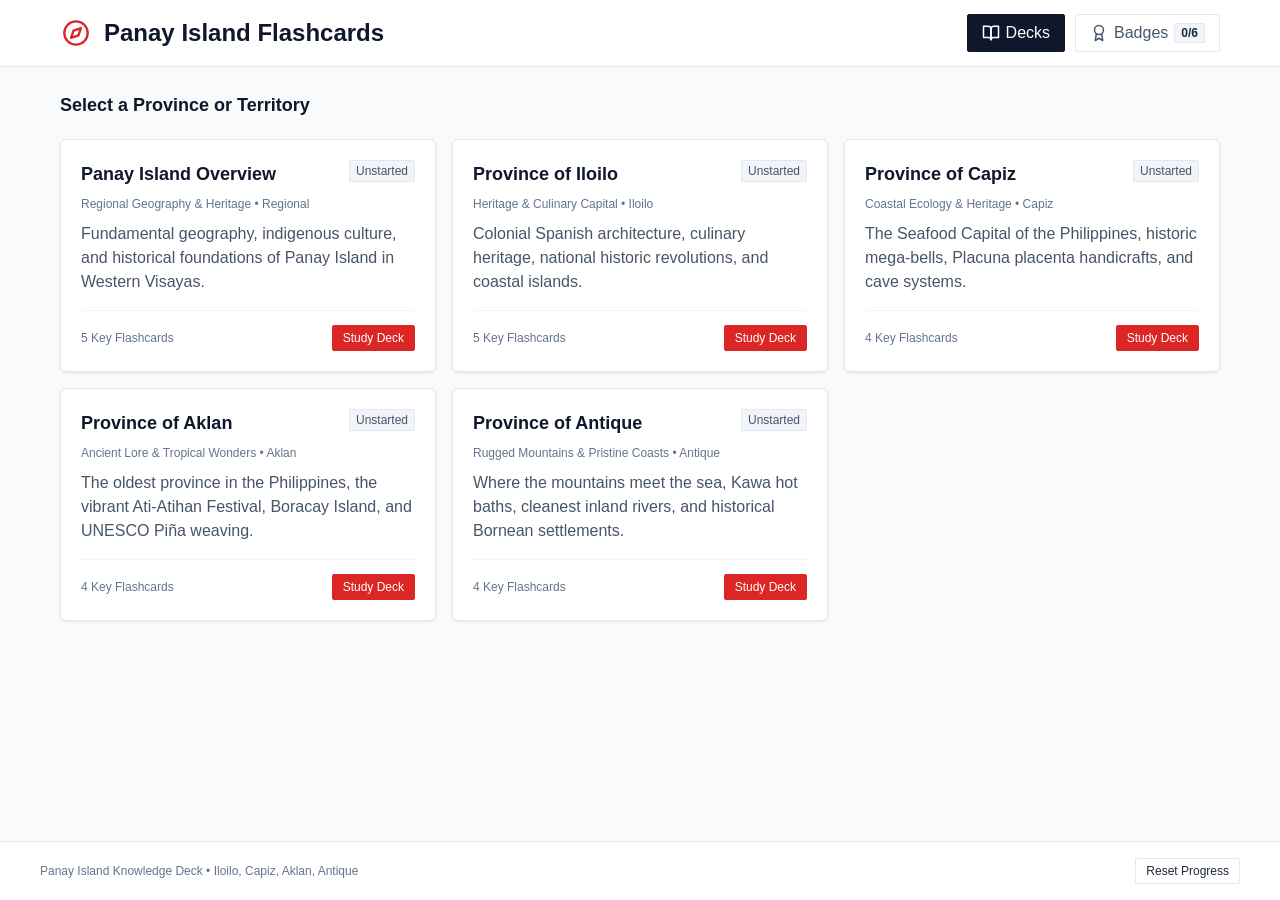
<file: index.html>
<!DOCTYPE html>
<html lang="en">
<head>
  <meta charset="UTF-8">
  <meta name="viewport" content="width=device-width, initial-scale=1.0">
  <title>Panay Island Flashcards</title>
  <link rel="stylesheet" href="styles.css">
</head>
<body>

  <!-- Site Header -->
  <header class="site-header">
    <div class="header-container">
      <div class="brand-section">
        <div class="brand-icon">
          <!-- Clean stroke compass SVG -->
          <svg width="28" height="28" viewBox="0 0 24 24" fill="none" stroke="currentColor" stroke-width="2" stroke-linecap="round" stroke-linejoin="round">
            <circle cx="12" cy="12" r="10"/>
            <polygon points="16.24 7.76 14.12 14.12 7.76 16.24 9.88 9.88 16.24 7.76"/>
          </svg>
        </div>
        <h1 class="main-title">Panay Island Flashcards</h1>
      </div>

      <nav class="header-actions" aria-label="Main Navigation">
        <button type="button" class="tab-button active" id="tab-topics">
          <!-- Book Open Icon -->
          <svg width="18" height="18" viewBox="0 0 24 24" fill="none" stroke="currentColor" stroke-width="2" stroke-linecap="round" stroke-linejoin="round">
            <path d="M2 3h6a4 4 0 0 1 4 4v14a3 3 0 0 0-3-3H2z"/>
            <path d="M22 3h-6a4 4 0 0 0-4 4v14a3 3 0 0 1 3-3h7z"/>
          </svg>
          <span>Decks</span>
        </button>
        <button type="button" class="tab-button" id="tab-badges">
          <!-- Award Icon -->
          <svg width="18" height="18" viewBox="0 0 24 24" fill="none" stroke="currentColor" stroke-width="2" stroke-linecap="round" stroke-linejoin="round">
            <circle cx="12" cy="8" r="6"/>
            <path d="M15.477 12.89 17 22l-5-3-5 3 1.523-9.11"/>
          </svg>
          <span>Badges</span>
          <span class="badge-count" id="header-badge-count">0/6</span>
        </button>
      </nav>
    </div>
  </header>

  <!-- Main View Area -->
  <main class="main-content">

    <!-- View 1: Topics & Deck Selection -->
    <section id="view-topics" class="view-section active">
      <div class="section-header-block">
        <h2 class="section-title">Select a Province or Territory</h2>
      </div>
      <div class="topics-grid" id="topics-grid">
        <!-- Rendered via JavaScript -->
      </div>
    </section>

    <!-- View 2: Flashcard Study Deck -->
    <section id="view-study" class="view-section">
      <div class="study-container">
        
        <!-- Top Deck Status Bar -->
        <div class="study-top-bar">
          <div class="breadcrumbs">
            <button type="button" class="btn btn-secondary btn-sm" id="study-back-btn">
              <svg width="14" height="14" viewBox="0 0 24 24" fill="none" stroke="currentColor" stroke-width="2" stroke-linecap="round" stroke-linejoin="round">
                <path d="m15 18-6-6 6-6"/>
              </svg>
              <span>Back to Decks</span>
            </button>
            <span>/</span>
            <span class="breadcrumb-active" id="study-topic-breadcrumb">Topic</span>
          </div>

          <div style="width: 140px;">
            <div class="progress-track" aria-label="Deck Completion Progress">
              <div class="progress-fill" id="study-progress-fill"></div>
            </div>
          </div>
        </div>

        <!-- 3D Interactive Flashcard Element -->
        <div class="flashcard-wrapper" id="flashcard-wrapper" role="button" tabindex="0" aria-label="Interactive flashcard. Click or press Space to flip.">
          <div class="flashcard-inner">
            
            <!-- Front Face: Question / Topic -->
            <div class="card-face card-front">
              <div class="card-meta-row">
                <span class="card-category-tag" id="card-category-front">Category</span>
                <span class="card-face-hint">
                  <svg width="14" height="14" viewBox="0 0 24 24" fill="none" stroke="currentColor" stroke-width="2" stroke-linecap="round" stroke-linejoin="round">
                    <path d="M21 12a9 9 0 0 0-9-9 9.75 9.75 0 0 0-6.74 2.74L3 8"/>
                    <path d="M3 3v5h5"/>
                    <path d="M3 12a9 9 0 0 0 9 9 9.75 9.75 0 0 0 6.74-2.74L21 16"/>
                    <path d="M16 21h5v-5"/>
                  </svg>
                  Click card to flip
                </span>
              </div>

              <div class="card-content-area">
                <h3 class="card-question" id="card-question-text">Card Question</h3>
              </div>

              <div class="card-footer-info">
                <span id="card-counter-footer-front">Card 1 of 5</span>
                <span>Keyboard: [Space] Flip &bull; [&larr; / &rarr;] Nav</span>
              </div>
            </div>

            <!-- Back Face: Answer & Historical Factoid -->
            <div class="card-face card-back">
              <div class="card-meta-row">
                <span class="card-category-tag" id="card-category-back">Category</span>
                <span class="card-face-hint">
                  <svg width="14" height="14" viewBox="0 0 24 24" fill="none" stroke="currentColor" stroke-width="2" stroke-linecap="round" stroke-linejoin="round">
                    <path d="M21 12a9 9 0 0 0-9-9 9.75 9.75 0 0 0-6.74 2.74L3 8"/>
                    <path d="M3 3v5h5"/>
                    <path d="M3 12a9 9 0 0 0 9 9 9.75 9.75 0 0 0 6.74-2.74L21 16"/>
                    <path d="M16 21h5v-5"/>
                  </svg>
                  Click card to flip
                </span>
              </div>

              <div class="card-content-area">
                <p class="card-answer" id="card-answer-text">Card Answer</p>
                <div class="card-factoid-box">
                  <div class="card-factoid-title">Historical Factoid</div>
                  <p class="card-factoid-text" id="card-factoid-text">Fact detail</p>
                </div>
              </div>

              <div class="card-footer-info">
                <span id="card-counter-footer-back">Card 1 of 5</span>
                <span>Keyboard: [Space] Flip &bull; [&larr; / &rarr;] Nav</span>
              </div>
            </div>

          </div>
        </div>

        <!-- Controls Bar -->
        <div class="study-controls">
          <button type="button" class="btn btn-secondary" id="prev-card-btn">
            <svg width="16" height="16" viewBox="0 0 24 24" fill="none" stroke="currentColor" stroke-width="2" stroke-linecap="round" stroke-linejoin="round">
              <polyline points="15 18 9 12 15 6"/>
            </svg>
            <span>Previous</span>
          </button>

          <div class="study-nav-group">
            <button type="button" class="btn btn-secondary" id="flip-card-action-btn">
              <svg width="16" height="16" viewBox="0 0 24 24" fill="none" stroke="currentColor" stroke-width="2" stroke-linecap="round" stroke-linejoin="round">
                <path d="M21 12a9 9 0 0 0-9-9 9.75 9.75 0 0 0-6.74 2.74L3 8"/>
                <path d="M3 3v5h5"/>
                <path d="M3 12a9 9 0 0 0 9 9 9.75 9.75 0 0 0 6.74-2.74L21 16"/>
                <path d="M16 21h5v-5"/>
              </svg>
              <span>Flip Card</span>
            </button>
            <span class="card-indicator" id="card-counter-indicator">Card 1 of 5</span>
          </div>

          <button type="button" class="btn btn-primary" id="next-card-btn">
            <span>Next</span>
            <svg width="16" height="16" viewBox="0 0 24 24" fill="none" stroke="currentColor" stroke-width="2" stroke-linecap="round" stroke-linejoin="round">
              <polyline points="9 18 15 12 9 6"/>
            </svg>
          </button>
        </div>

      </div>
    </section>

    <!-- View 3: Badges Showcase -->
    <section id="view-badges" class="view-section">
      <div class="section-header-block">
        <h2 class="section-title">Earned Digital Badges</h2>
      </div>
      <div class="badges-container" id="badges-container">
        <!-- Rendered via JavaScript -->
      </div>
    </section>

  </main>

  <!-- Site Footer -->
  <footer class="site-footer">
    <div class="footer-container">
      <div>Panay Island Knowledge Deck &bull; Iloilo, Capiz, Aklan, Antique</div>
      <div>
        <button type="button" class="btn btn-secondary btn-sm" id="reset-progress-btn">
          Reset Progress
        </button>
      </div>
    </div>
  </footer>

  <!-- Toast Notification Hub -->
  <div class="toast-container" id="toast-container" aria-live="polite"></div>

  <!-- Custom Modal Component (No native alerts/confirms) -->
  <div class="modal-overlay" id="custom-modal-overlay" role="dialog" aria-modal="true" aria-labelledby="modal-title">
    <div class="modal-box">
      <div class="modal-header">
        <h3 class="modal-title" id="modal-title">Notification</h3>
        <button type="button" class="modal-close-btn" id="modal-close-btn" aria-label="Close dialog">
          <svg width="18" height="18" viewBox="0 0 24 24" fill="none" stroke="currentColor" stroke-width="2" stroke-linecap="round" stroke-linejoin="round">
            <line x1="18" y1="6" x2="6" y2="18"/>
            <line x1="6" y1="6" x2="18" y2="18"/>
          </svg>
        </button>
      </div>
      <div class="modal-body" id="modal-body">
        Modal body message here.
      </div>
      <div class="modal-actions">
        <button type="button" class="btn btn-secondary" id="modal-cancel-btn">Cancel</button>
        <button type="button" class="btn btn-primary" id="modal-confirm-btn">Confirm</button>
      </div>
    </div>
  </div>

  <script src="data.js"></script>
  <script src="app.js"></script>
</body>
</html>
</file>
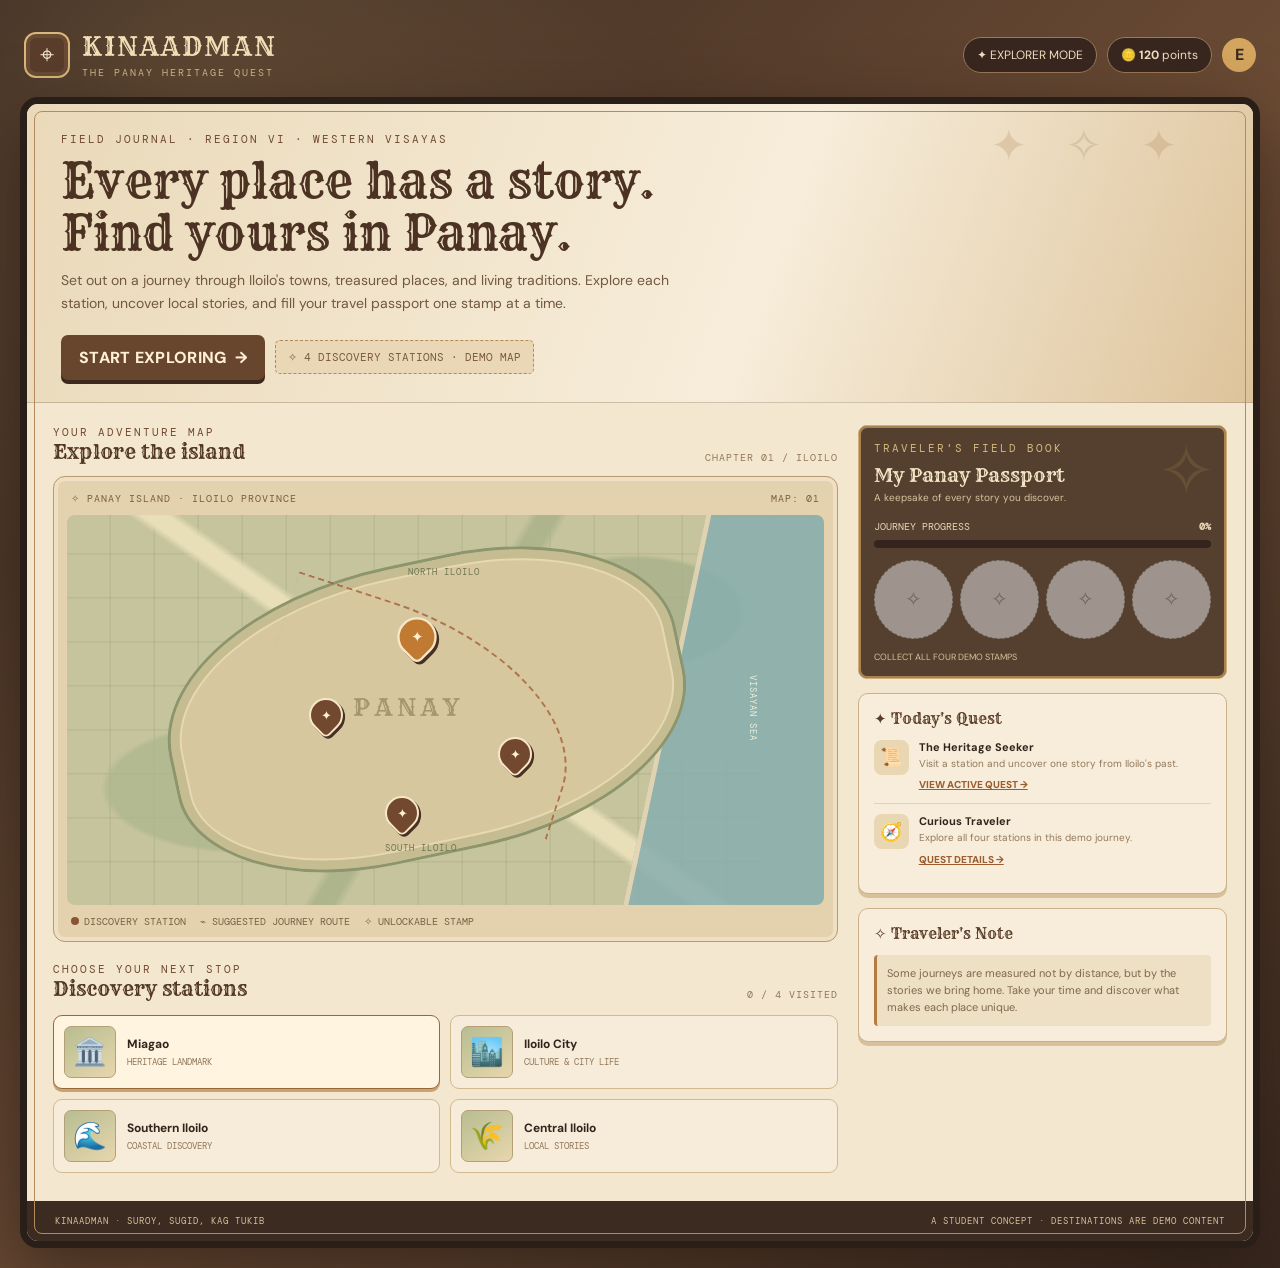
<file: orca_share_media1794623410905_7527196150852900535 (1).html>
<!DOCTYPE html>
<html lang="en">
<head>
<meta charset="UTF-8">
<meta name="viewport" content="width=device-width, initial-scale=1.0">
<title>KINAADMAN | A Journey Through Panay</title>
<style>
@import url('https://fonts.googleapis.com/css2?family=DM+Mono:wght@400;500&family=DM+Sans:wght@400;500;600;700;800&family=Rye&display=swap');
:root{
 --ink:#30251d;--paper:#f3e7cf;--paper2:#e8d5b3;--tan:#c9a879;--brown:#704a30;
 --deep:#3e2b20;--gold:#d99c3d;--green:#58694a;--red:#a94d36;--muted:#8d765f;
 --line:rgba(74,48,30,.22);--shadow:0 14px 34px rgba(39,25,15,.18);
}
*{box-sizing:border-box} html{scroll-behavior:smooth}
body{margin:0;color:var(--ink);font-family:'DM Sans',sans-serif;background:#49382a;
 background-image:radial-gradient(ellipse at 15% 10%,rgba(218,177,117,.18),transparent 30%),linear-gradient(135deg,#3b2b21,#6c4c35 55%,#38281f);min-height:100vh}
button{font:inherit;cursor:pointer}
.shell{max-width:1440px;margin:auto;padding:20px}
.topbar{display:flex;align-items:center;justify-content:space-between;color:#f5e7cf;padding:10px 4px 18px;gap:16px}
.brand{display:flex;align-items:center;gap:12px}.brand-mark{width:46px;height:46px;border:2px solid #d9b77d;border-radius:12px;display:grid;place-items:center;font-size:25px;background:#5a3d2b;box-shadow:inset 0 0 0 4px rgba(217,183,125,.12)}
.brand h1{font:26px 'Rye',serif;letter-spacing:2px;margin:0;color:#f4dfb9}.brand small{display:block;font:10px 'DM Mono',monospace;letter-spacing:2px;color:#d3b88e;margin-top:3px}
.top-actions{display:flex;align-items:center;gap:10px}.top-pill{border:1px solid #9b7956;background:#38271f;color:#f2dfc2;padding:9px 13px;border-radius:999px;font-size:12px}
.avatar{width:34px;height:34px;border-radius:50%;display:grid;place-items:center;background:#d4a65f;color:#3d2b1e;font-weight:800}
.game-frame{background:var(--paper);border:7px solid #291e18;border-radius:18px;box-shadow:0 25px 70px #21150f99;overflow:hidden;position:relative}
.game-frame:before{content:"";position:absolute;inset:7px;pointer-events:none;border:1px solid #b58b5d;border-radius:8px;z-index:2}
.hero{padding:28px 34px 22px;background:linear-gradient(110deg,#ead9b9,#f7edda 60%,#ddc39b);position:relative;overflow:hidden;border-bottom:1px solid var(--line)}
.hero:after{content:"✦  ✧  ✦";position:absolute;right:5%;top:12px;font-size:45px;letter-spacing:14px;color:#a67b48;opacity:.22}
.eyebrow{font:11px 'DM Mono',monospace;letter-spacing:2px;color:var(--brown);text-transform:uppercase}
.hero h2{font:clamp(29px,4vw,48px) 'Rye',serif;line-height:1.08;margin:10px 0 9px;color:#4b3223;max-width:700px}
.hero p{margin:0;color:#72583f;max-width:650px;font-size:14px;line-height:1.65}
.hero-bottom{display:flex;align-items:center;gap:10px;margin-top:20px;flex-wrap:wrap}
.primary{background:#68452d;color:#fff0d4;border:0;padding:12px 18px;border-radius:7px;box-shadow:0 4px 0 #3c281c;font-weight:800;letter-spacing:.3px}
.primary:hover{transform:translateY(-1px);filter:brightness(1.08)}
.secondary{background:#f6ecd9;border:1px solid #a9875f;color:#5d412c;padding:11px 16px;border-radius:7px;font-weight:700}
.stamp-chip{font:11px 'DM Mono',monospace;color:#795b3d;background:#ead7b6;border:1px dashed #b38a57;border-radius:5px;padding:9px 12px}
.main-grid{display:grid;grid-template-columns:minmax(0,1.7fr) minmax(270px,.8fr);gap:20px;padding:22px 26px 28px}
.section-head{display:flex;justify-content:space-between;align-items:end;margin-bottom:12px;gap:10px}
.section-head h3{font:20px 'Rye',serif;margin:0;color:#513724}
.section-head span{font:10px 'DM Mono',monospace;color:#92775a;letter-spacing:1px}
.map-panel{background:#e4d1ae;border:1px solid #b9996d;border-radius:12px;padding:13px;box-shadow:inset 0 0 0 4px #efdfc3}
.map-toolbar{display:flex;justify-content:space-between;align-items:center;padding:2px 4px 10px;font:10px 'DM Mono',monospace;color:#795d40;letter-spacing:1px}
.map{position:relative;min-height:390px;border-radius:8px;overflow:hidden;background-color:#c6c49c;
 background-image:linear-gradient(35deg,transparent 47%,#e8dfb9 48%,#e8dfb9 50%,transparent 51%),linear-gradient(120deg,transparent 47%,#aeb48c 48%,#aeb48c 50%,transparent 51%),repeating-linear-gradient(0deg,transparent 0 42px,rgba(92,110,76,.12) 43px 44px),repeating-linear-gradient(90deg,transparent 0 42px,rgba(92,110,76,.12) 43px 44px)}
.map:before{content:"";position:absolute;inset:0;background:radial-gradient(ellipse at 75% 25%,#a8b28b 0 13%,transparent 14%),radial-gradient(ellipse at 23% 70%,#aeb78e 0 16%,transparent 17%),radial-gradient(ellipse at 52% 52%,#d8c79f 0 18%,transparent 19%);opacity:.8}
.water{position:absolute;right:-7%;top:-10%;width:28%;height:125%;background:#88aeb0;transform:rotate(12deg);border-left:5px solid #e5d6b5;opacity:.85}
.island{position:absolute;left:13%;top:12%;width:69%;height:75%;background:#d7c79e;border:3px solid #8d956d;border-radius:48% 40% 45% 38%;transform:rotate(-12deg);box-shadow:inset 0 0 0 9px #c5bd91,inset 0 0 0 11px #e7d8b2}
.island:before{content:"PANAY";position:absolute;left:36%;top:43%;font:24px 'Rye',serif;letter-spacing:5px;color:#8c7954;transform:rotate(12deg);opacity:.65}
.map-label{position:absolute;font:9px 'DM Mono',monospace;letter-spacing:1px;color:#6e7654;z-index:2}
.map-label.north{left:45%;top:13%}.map-label.south{left:42%;bottom:13%}.map-label.sea{right:5%;top:48%;color:#e9f0d9;transform:rotate(90deg)}
.route{position:absolute;left:26%;top:26%;width:42%;height:46%;border:2px dashed #a65e39;border-left:0;border-bottom:0;border-radius:0 70% 0 0;transform:rotate(18deg);z-index:3;opacity:.8}
.pin{position:absolute;z-index:4;border:2px solid #f6e7c8;background:#72482e;color:#fff0d2;width:34px;height:34px;border-radius:50% 50% 50% 6px;transform:rotate(-45deg);box-shadow:0 3px 0 #4a3021;display:grid;place-items:center;font-size:13px;transition:.2s}
.pin span{transform:rotate(45deg)}.pin:hover,.pin.active{background:#c17a32;transform:rotate(-45deg) scale(1.16)}
.pin.p1{left:44%;top:27%}.pin.p2{left:32%;top:47%}.pin.p3{left:57%;top:57%}.pin.p4{left:42%;top:72%}
.map-legend{display:flex;gap:14px;flex-wrap:wrap;padding:10px 4px 0;font:10px 'DM Mono',monospace;color:#796044}
.legend-dot{display:inline-block;width:8px;height:8px;border-radius:50%;background:#8a5534;margin-right:5px}
.destination-list{display:grid;grid-template-columns:repeat(2,minmax(0,1fr));gap:10px;margin-top:14px}
.destination{display:flex;gap:11px;align-items:center;background:#f6ecd9;border:1px solid #d1b990;border-radius:9px;padding:10px;text-align:left;color:var(--ink);transition:.2s}
.destination:hover,.destination.selected{border-color:#9b6638;background:#fff4df;box-shadow:0 3px 0 #c5a477}
.dest-art{width:52px;height:52px;flex:0 0 52px;border-radius:7px;display:grid;place-items:center;font-size:27px;background:linear-gradient(145deg,#b7bd91,#e8d6ad);border:1px solid #b4a078}
.destination strong{display:block;font-size:12px}.destination small{display:block;color:#92785a;font:9px 'DM Mono',monospace;margin-top:4px}
.side{display:flex;flex-direction:column;gap:14px}
.parchment-card{background:#f7edda;border:1px solid #cbb18a;border-radius:10px;padding:15px;box-shadow:0 4px 0 #d7c09a}
.card-title{font:15px 'Rye',serif;color:#593d29;margin:0 0 12px}
.passport{background:#55402f;color:#f5e5c7;border-radius:9px;padding:15px;position:relative;overflow:hidden;box-shadow:inset 0 0 0 2px #a78352,inset 0 0 0 5px #55402f;border:1px solid #d0ad78}
.passport:after{content:"✧";position:absolute;right:10px;top:0;font-size:70px;color:#d2aa68;opacity:.15}
.passport .eyebrow{color:#d7b77f}.passport h3{font:19px 'Rye',serif;margin:8px 0 4px}.passport p{font-size:10px;color:#d8c3a0;margin:0}
.progress-row{display:flex;justify-content:space-between;font:10px 'DM Mono',monospace;margin:16px 0 7px;color:#e8d5b5}
.progress{height:8px;background:#33251d;border-radius:99px;overflow:hidden}.progress i{display:block;height:100%;width:25%;background:linear-gradient(90deg,#d39b47,#f0ce80);border-radius:99px;transition:width .3s}
.stamps{display:grid;grid-template-columns:repeat(4,1fr);gap:7px;margin-top:12px}
.stamp{aspect-ratio:1;border:1px dashed #9f8057;border-radius:50%;display:grid;place-items:center;color:#9b805d;font-size:20px;background:#e8d9bd;filter:grayscale(1);opacity:.55}
.stamp.earned{filter:none;opacity:1;background:#f3d99f;border:2px solid #bd8a3f;color:#80532a;box-shadow:inset 0 0 0 3px #f8ebcb}
.quest{display:flex;gap:10px;align-items:flex-start;padding:10px 0;border-top:1px solid #e3d2b5}
.quest:first-of-type{border-top:0;padding-top:0}.quest-icon{width:35px;height:35px;border-radius:8px;background:#e9d7b4;display:grid;place-items:center;font-size:18px;flex-shrink:0}
.quest strong{font-size:11px;display:block}.quest small{font-size:10px;color:#92795d;line-height:1.45;display:block;margin-top:3px}
.quest button{margin-top:7px;background:transparent;border:0;padding:0;color:#9b5c2e;font-size:10px;font-weight:800;text-decoration:underline}
.tip{font-size:11px;line-height:1.55;color:#80674c;background:#eee0c4;padding:10px;border-left:3px solid #b47c3f;border-radius:4px}
.footer{background:#3c2b20;color:#d7c09a;padding:14px 28px;display:flex;justify-content:space-between;gap:12px;flex-wrap:wrap;font:9px 'DM Mono',monospace;letter-spacing:1px}
.modal-backdrop{position:fixed;inset:0;background:#1c130dcc;display:none;place-items:center;padding:18px;z-index:20}.modal-backdrop.show{display:grid}
.modal{max-width:440px;width:100%;background:#f4e7ce;border:5px solid #4a3021;border-radius:14px;padding:23px;box-shadow:var(--shadow);position:relative}
.modal h3{font:24px 'Rye',serif;margin:5px 0 8px;color:#543824}.modal p{font-size:13px;line-height:1.6;color:#765c42}.modal .close{position:absolute;right:12px;top:10px;border:0;background:transparent;font-size:22px;color:#6b4c32}
.modal-actions{display:flex;gap:9px;margin-top:18px}.toast{position:fixed;bottom:22px;left:50%;transform:translate(-50%,20px);background:#35251c;color:#f8e7c7;padding:12px 18px;border-radius:8px;font-size:12px;opacity:0;transition:.25s;z-index:30;pointer-events:none}.toast.show{opacity:1;transform:translate(-50%,0)}
@media(max-width:850px){.main-grid{grid-template-columns:1fr}.side{display:grid;grid-template-columns:repeat(2,minmax(0,1fr))}.passport{grid-column:1/-1}}
@media(max-width:560px){.shell{padding:7px}.topbar{padding:8px 3px 13px}.brand h1{font-size:21px}.top-pill{display:none}.hero{padding:23px 19px}.main-grid{padding:15px;gap:15px}.map{min-height:310px}.destination-list{grid-template-columns:1fr}.side{display:flex}.footer{padding:13px 17px}.map-label{font-size:8px}}
</style>
</head>
<body>
<div class="shell">
 <header class="topbar">
  <div class="brand"><div class="brand-mark">⌖</div><div><h1>KINAADMAN</h1><small>THE PANAY HERITAGE QUEST</small></div></div>
  <div class="top-actions"><span class="top-pill">✦ EXPLORER MODE</span><span class="top-pill">🪙 <b id="coinCount">120</b> points</span><div class="avatar">E</div></div>
 </header>
 <main class="game-frame">
  <section class="hero">
   <div class="eyebrow">FIELD JOURNAL · REGION VI · WESTERN VISAYAS</div>
   <h2>Every place has a story.<br>Find yours in Panay.</h2>
   <p>Set out on a journey through Iloilo's towns, treasured places, and living traditions. Explore each station, uncover local stories, and fill your travel passport one stamp at a time.</p>
   <div class="hero-bottom"><button class="primary" onclick="document.getElementById('mapSection').scrollIntoView({behavior:'smooth'})">START EXPLORING&nbsp; →</button><span class="stamp-chip">✧ 4 DISCOVERY STATIONS · DEMO MAP</span></div>
  </section>
  <div class="main-grid">
   <section id="mapSection">
    <div class="section-head"><div><div class="eyebrow">YOUR ADVENTURE MAP</div><h3>Explore the island</h3></div><span>CHAPTER 01 / ILOILO</span></div>
    <div class="map-panel">
     <div class="map-toolbar"><span>✧ PANAY ISLAND · ILOILO PROVINCE</span><span>MAP: 01</span></div>
     <div class="map" aria-label="Illustrative map of Panay with clickable destination markers">
      <div class="water"></div><div class="island"></div><div class="route"></div>
      <span class="map-label north">NORTH ILOILO</span><span class="map-label south">SOUTH ILOILO</span><span class="map-label sea">VISAYAN SEA</span>
      <button class="pin p1 active" onclick="selectStation(0)" aria-label="Select Miagao"><span>✦</span></button>
      <button class="pin p2" onclick="selectStation(1)" aria-label="Select Iloilo City"><span>✦</span></button>
      <button class="pin p3" onclick="selectStation(2)" aria-label="Select Guimaras view"><span>✦</span></button>
      <button class="pin p4" onclick="selectStation(3)" aria-label="Select southern Iloilo"><span>✦</span></button>
     </div>
     <div class="map-legend"><span><i class="legend-dot"></i>DISCOVERY STATION</span><span>⌁ SUGGESTED JOURNEY ROUTE</span><span>✧ UNLOCKABLE STAMP</span></div>
    </div>
    <div class="section-head" style="margin-top:20px"><div><div class="eyebrow">CHOOSE YOUR NEXT STOP</div><h3>Discovery stations</h3></div><span id="stationCount">0 / 4 VISITED</span></div>
    <div class="destination-list" id="destinationList"></div>
   </section>
   <aside class="side">
    <section class="passport">
     <div class="eyebrow">TRAVELER'S FIELD BOOK</div><h3>My Panay Passport</h3><p>A keepsake of every story you discover.</p>
     <div class="progress-row"><span>JOURNEY PROGRESS</span><b id="progressText">0%</b></div><div class="progress"><i id="progressBar"></i></div>
     <div class="stamps" id="stamps">
      <div class="stamp">✧</div><div class="stamp">✧</div><div class="stamp">✧</div><div class="stamp">✧</div>
     </div>
     <p style="margin-top:12px;font-size:9px;color:#d7c09a">COLLECT ALL FOUR DEMO STAMPS</p>
    </section>
    <section class="parchment-card">
     <h3 class="card-title">✦ Today's Quest</h3>
     <div class="quest"><div class="quest-icon">📜</div><div><strong>The Heritage Seeker</strong><small>Visit a station and uncover one story from Iloilo's past.</small><button onclick="openStation()">VIEW ACTIVE QUEST →</button></div></div>
     <div class="quest"><div class="quest-icon">🧭</div><div><strong>Curious Traveler</strong><small>Explore all four stations in this demo journey.</small><button onclick="showToast('Keep exploring to complete this quest!')">QUEST DETAILS →</button></div></div>
    </section>
    <section class="parchment-card">
     <h3 class="card-title">✧ Traveler's Note</h3>
     <div class="tip">Some journeys are measured not by distance, but by the stories we bring home. Take your time and discover what makes each place unique.</div>
    </section>
   </aside>
  </div>
  <footer class="footer"><span>KINAADMAN · SUROY, SUGID, KAG TUKIB</span><span>A STUDENT CONCEPT · DESTINATIONS ARE DEMO CONTENT</span></footer>
 </main>
</div>
<div class="modal-backdrop" id="modal">
 <div class="modal">
  <button class="close" onclick="closeModal()" aria-label="Close">×</button>
  <div class="eyebrow" id="modalEyebrow">DISCOVERY STATION 01</div>
  <h3 id="modalTitle">Miagao</h3>
  <p id="modalDesc"></p>
  <div class="tip" id="modalFact"></div>
  <div class="modal-actions"><button class="primary" id="completeBtn" onclick="completeStation()">COMPLETE STATION ✦</button><button class="secondary" onclick="closeModal()">LATER</button></div>
 </div>
</div>
<div class="toast" id="toast"></div>
<script>
const stations=[
 {name:"Miagao",type:"HERITAGE LANDMARK",icon:"🏛️",desc:"Discover the story of Miagao Church, a landmark known for its distinctive Baroque architecture and detailed façade. It is one of Iloilo's best-known heritage treasures.",fact:"QUEST: Look closely at the church's façade. What local elements and symbols can you spot?"},
 {name:"Iloilo City",type:"CULTURE & CITY LIFE",icon:"🏙️",desc:"Walk through the city's heritage districts, old streets, and riverside spaces. Iloilo City brings together historic architecture, food, festivals, and contemporary local life.",fact:"QUEST: Name one heritage area or historic structure found in Iloilo City."},
 {name:"Southern Iloilo",type:"COASTAL DISCOVERY",icon:"🌊",desc:"Follow the coastline and discover how the sea, local livelihoods, and community traditions shape the identity of Iloilo's coastal towns.",fact:"QUEST: What is one way coastal communities preserve their local traditions?"},
 {name:"Central Iloilo",type:"LOCAL STORIES",icon:"🌾",desc:"Explore the landscapes, town plazas, local products, and everyday traditions that make each municipality distinct. Every stop has a story worth keeping.",fact:"QUEST: Find one local delicacy, craft, or festival associated with a municipality."}
];
let active=0;const visited=new Set();
const list=document.getElementById('destinationList');
function render(){
 list.innerHTML=stations.map((s,i)=>`<button class="destination ${active===i?'selected':''}" onclick="selectStation(${i})"><span class="dest-art">${s.icon}</span><span><strong>${s.name}</strong><small>${s.type} ${visited.has(i)?' · ✓ DISCOVERED':''}</small></span></button>`).join('');
 document.getElementById('stationCount').textContent=`${visited.size} / ${stations.length} VISITED`;
 document.getElementById('progressText').textContent=Math.round(visited.size/stations.length*100)+'%';
 document.getElementById('progressBar').style.width=(visited.size/stations.length*100)+'%';
 document.getElementById('stamps').innerHTML=stations.map((s,i)=>`<div class="stamp ${visited.has(i)?'earned':''}" title="${s.name}">${visited.has(i)?s.icon:'✧'}</div>`).join('');
 document.querySelectorAll('.pin').forEach((p,i)=>p.classList.toggle('active',i===active));
}
function selectStation(i){active=i;render();openStation()}
function openStation(){
 const s=stations[active];document.getElementById('modalEyebrow').textContent=`DISCOVERY STATION 0${active+1} · ${s.type}`;
 document.getElementById('modalTitle').textContent=s.name;document.getElementById('modalDesc').textContent=s.desc;document.getElementById('modalFact').textContent=s.fact;
 const btn=document.getElementById('completeBtn');btn.disabled=visited.has(active);btn.textContent=visited.has(active)?'STAMP COLLECTED ✓':'COMPLETE STATION ✦';btn.style.opacity=visited.has(active)?'.55':'1';
 document.getElementById('modal').classList.add('show');
}
function completeStation(){
 if(visited.has(active))return;
 visited.add(active);document.getElementById('coinCount').textContent=120+visited.size*25;render();closeModal();showToast(`Stamp collected! ${stations[active].name} added to your passport.`);
}
function closeModal(){document.getElementById('modal').classList.remove('show')}
function showToast(msg){const t=document.getElementById('toast');t.textContent=msg;t.classList.add('show');setTimeout(()=>t.classList.remove('show'),2400)}
document.getElementById('modal').addEventListener('click',e=>{if(e.target.id==='modal')closeModal()});
render();
</script>
</body>
</html>
</file>
<file: styles.css>
/* ==========================================================================
   Panay Island Flashcard System - Design System & Anti AI-Slop Compliant
   Typography: Strict 12px, 16px, 18px, 24px hierarchy
   Border Radii: rounded-md (0.375rem / 6px) & rounded-sm (0.125rem / 2px)
   Borders: 1px solid crisp lines (#e2e8f0, #cbd5e1)
   No neon glows, no faux live dots, no pills above headers, no title subtitles
   ========================================================================== */

:root {
  /* Brand Tokens */
  --brand-primary: #dc2626;
  --brand-hover: #b91c1c;
  --brand-dark: #991b1b;
  --brand-light: #fee2e2;
  --brand-subtle: #fef2f2;

  /* Neutral Slate Palette */
  --slate-900: #0f172a;
  --slate-800: #1e293b;
  --slate-600: #475569;
  --slate-500: #64748b;
  --slate-400: #94a3b8;
  --slate-300: #cbd5e1;
  --slate-200: #e2e8f0;
  --slate-100: #f1f5f9;
  --slate-50: #f8fafc;
  --white: #ffffff;

  /* Status Tokens */
  --success-text: #166534;
  --success-bg: #dcfce7;
  --success-border: #86efac;

  --info-text: #1e40af;
  --info-bg: #dbeafe;
  --info-border: #93c5fd;

  --warning-text: #92400e;
  --warning-bg: #fef3c7;
  --warning-border: #fcd34d;

  --error-text: #991b1b;
  --error-bg: #fee2e2;
  --error-border: #fca5a5;

  /* Font Family & Hierarchy */
  --font-family: 'Segoe UI', -apple-system, BlinkMacSystemFont, Roboto, sans-serif;
  --font-12: 12px;
  --font-16: 16px;
  --font-18: 18px;
  --font-24: 24px;

  /* Radii */
  --radius-container: 0.375rem; /* 6px (rounded-md) */
  --radius-small: 0.125rem;     /* 2px (rounded-sm) */

  /* Shadows - strictly subtle, non-glowing */
  --shadow-sm: 0 1px 2px 0 rgba(0, 0, 0, 0.05);
  --shadow-card: 0 1px 3px 0 rgba(0, 0, 0, 0.08), 0 1px 2px -1px rgba(0, 0, 0, 0.06);
  --shadow-modal: 0 10px 15px -3px rgba(0, 0, 0, 0.1), 0 4px 6px -4px rgba(0, 0, 0, 0.1);
}

/* Base Styles */
*, *::before, *::after {
  box-sizing: border-box;
  margin: 0;
  padding: 0;
}

body {
  font-family: var(--font-family);
  font-size: var(--font-16);
  line-height: 24px;
  color: var(--slate-800);
  background-color: var(--slate-50);
  min-height: 100vh;
  display: flex;
  flex-direction: column;
  -webkit-font-smoothing: antialiased;
}

/* Header & Top Bar */
.site-header {
  background-color: var(--white);
  border-bottom: 1px solid var(--slate-200);
  position: sticky;
  top: 0;
  z-index: 40;
}

.header-container {
  max-width: 1200px;
  margin: 0 auto;
  padding: 14px 20px;
  display: flex;
  align-items: center;
  justify-content: space-between;
  gap: 16px;
}

.brand-section {
  display: flex;
  align-items: center;
  gap: 12px;
}

.brand-icon {
  width: 32px;
  height: 32px;
  color: var(--brand-primary);
  display: flex;
  align-items: center;
  justify-content: center;
  flex-shrink: 0;
}

/* Page title strictly without subtitles */
.main-title {
  font-size: var(--font-24);
  line-height: 32px;
  font-weight: 700;
  color: var(--slate-900);
}

.header-actions {
  display: flex;
  align-items: center;
  gap: 10px;
}

/* Navigation Tabs */
.tab-button {
  background-color: transparent;
  border: 1px solid var(--slate-200);
  border-radius: var(--radius-small);
  padding: 6px 14px;
  font-family: var(--font-family);
  font-size: var(--font-16);
  line-height: 24px;
  font-weight: 500;
  color: var(--slate-600);
  cursor: pointer;
  display: inline-flex;
  align-items: center;
  gap: 6px;
  transition: all 0.15s ease-in-out;
}

.tab-button:hover {
  background-color: var(--slate-100);
  color: var(--slate-900);
  border-color: var(--slate-300);
}

.tab-button.active {
  background-color: var(--slate-900);
  color: var(--white);
  border-color: var(--slate-900);
}

.badge-count {
  font-size: var(--font-12);
  line-height: 16px;
  font-weight: 600;
  padding: 1px 6px;
  background-color: var(--slate-100);
  color: var(--slate-800);
  border: 1px solid var(--slate-200);
  border-radius: var(--radius-small);
}

.tab-button.active .badge-count {
  background-color: var(--slate-800);
  color: var(--white);
  border-color: var(--slate-700);
}

/* Main Layout */
.main-content {
  flex: 1;
  max-width: 1200px;
  width: 100%;
  margin: 0 auto;
  padding: 24px 20px 48px;
}

/* View Sections */
.view-section {
  display: none;
}

.view-section.active {
  display: block;
}

/* Overview / Topics Grid */
.section-header-block {
  margin-bottom: 20px;
  display: flex;
  align-items: center;
  justify-content: space-between;
  flex-wrap: wrap;
  gap: 12px;
}

.section-title {
  font-size: var(--font-18);
  line-height: 28px;
  font-weight: 600;
  color: var(--slate-900);
}

.topics-grid {
  display: grid;
  grid-template-columns: repeat(auto-fill, minmax(320px, 1fr));
  gap: 16px;
}

.topic-card {
  background-color: var(--white);
  border: 1px solid var(--slate-200);
  border-radius: var(--radius-container);
  padding: 20px;
  display: flex;
  flex-direction: column;
  justify-content: space-between;
  box-shadow: var(--shadow-card);
  transition: border-color 0.15s ease, transform 0.15s ease;
}

.topic-card:hover {
  border-color: var(--slate-300);
  transform: translateY(-1px);
}

.topic-header {
  display: flex;
  align-items: flex-start;
  justify-content: space-between;
  gap: 10px;
  margin-bottom: 8px;
}

.topic-name {
  font-size: var(--font-18);
  line-height: 28px;
  font-weight: 600;
  color: var(--slate-900);
}

.topic-status-badge {
  font-size: var(--font-12);
  line-height: 16px;
  font-weight: 500;
  padding: 2px 6px;
  border-radius: var(--radius-small);
  white-space: nowrap;
}

.status-completed {
  color: var(--success-text);
  background-color: var(--success-bg);
  border: 1px solid var(--success-border);
}

.status-in-progress {
  color: var(--info-text);
  background-color: var(--info-bg);
  border: 1px solid var(--info-border);
}

.status-unstarted {
  color: var(--slate-600);
  background-color: var(--slate-100);
  border: 1px solid var(--slate-200);
}

.topic-category {
  font-size: var(--font-12);
  line-height: 16px;
  color: var(--slate-500);
  font-weight: 500;
  margin-bottom: 10px;
}

.topic-description {
  font-size: var(--font-16);
  line-height: 24px;
  color: var(--slate-600);
  margin-bottom: 16px;
}

.topic-footer {
  border-top: 1px solid var(--slate-100);
  padding-top: 14px;
  display: flex;
  align-items: center;
  justify-content: space-between;
  gap: 12px;
}

.topic-meta {
  font-size: var(--font-12);
  line-height: 16px;
  color: var(--slate-500);
}

/* Flashcard Viewer View */
.study-container {
  display: flex;
  flex-direction: column;
  gap: 18px;
  max-width: 820px;
  margin: 0 auto;
}

.study-top-bar {
  display: flex;
  align-items: center;
  justify-content: space-between;
  gap: 12px;
  background-color: var(--white);
  padding: 12px 16px;
  border: 1px solid var(--slate-200);
  border-radius: var(--radius-container);
  box-shadow: var(--shadow-sm);
}

.breadcrumbs {
  display: flex;
  align-items: center;
  gap: 8px;
  font-size: var(--font-12);
  line-height: 16px;
  color: var(--slate-500);
}

.breadcrumb-active {
  color: var(--slate-900);
  font-weight: 600;
}

.progress-track {
  width: 100%;
  height: 6px;
  background-color: var(--slate-200);
  border-radius: var(--radius-small);
  overflow: hidden;
}

.progress-fill {
  height: 100%;
  background-color: var(--brand-primary);
  width: 0%;
  transition: width 0.25s ease-in-out;
}

/* Flashcard Component with 3D Flip */
.flashcard-wrapper {
  perspective: 1200px;
  min-height: 380px;
  width: 100%;
  cursor: pointer;
  user-select: none;
}

.flashcard-inner {
  position: relative;
  width: 100%;
  min-height: 380px;
  transition: transform 0.5s cubic-bezier(0.4, 0, 0.2, 1);
  transform-style: preserve-3d;
}

.flashcard-wrapper.flipped .flashcard-inner {
  transform: rotateY(180deg);
}

.card-face {
  position: absolute;
  top: 0;
  left: 0;
  width: 100%;
  min-height: 100%;
  background-color: var(--white);
  border: 1px solid var(--slate-200);
  border-radius: var(--radius-container);
  padding: 32px 28px;
  box-shadow: var(--shadow-card);
  backface-visibility: hidden;
  -webkit-backface-visibility: hidden;
  display: flex;
  flex-direction: column;
  justify-content: space-between;
}

.card-back {
  transform: rotateY(180deg);
  background-color: var(--white);
  border-color: var(--slate-300);
}

.card-meta-row {
  display: flex;
  align-items: center;
  justify-content: space-between;
  margin-bottom: 20px;
}

.card-category-tag {
  font-size: var(--font-12);
  line-height: 16px;
  font-weight: 600;
  color: var(--slate-600);
  background-color: var(--slate-100);
  border: 1px solid var(--slate-200);
  padding: 2px 8px;
  border-radius: var(--radius-small);
  text-transform: uppercase;
  letter-spacing: 0.03em;
}

.card-face-hint {
  font-size: var(--font-12);
  line-height: 16px;
  color: var(--slate-500);
  display: flex;
  align-items: center;
  gap: 4px;
}

.card-content-area {
  flex: 1;
  display: flex;
  flex-direction: column;
  justify-content: center;
}

.card-question {
  font-size: var(--font-18);
  line-height: 28px;
  font-weight: 600;
  color: var(--slate-900);
}

.card-answer {
  font-size: var(--font-16);
  line-height: 24px;
  color: var(--slate-800);
  margin-bottom: 16px;
}

.card-factoid-box {
  background-color: var(--slate-50);
  border: 1px solid var(--slate-200);
  border-radius: var(--radius-small);
  padding: 12px 14px;
  margin-top: 8px;
}

.card-factoid-title {
  font-size: var(--font-12);
  line-height: 16px;
  font-weight: 600;
  color: var(--slate-600);
  margin-bottom: 4px;
  text-transform: uppercase;
  letter-spacing: 0.04em;
}

.card-factoid-text {
  font-size: var(--font-12);
  line-height: 16px;
  color: var(--slate-600);
}

.card-footer-info {
  margin-top: 20px;
  border-top: 1px solid var(--slate-100);
  padding-top: 12px;
  display: flex;
  align-items: center;
  justify-content: space-between;
  font-size: var(--font-12);
  line-height: 16px;
  color: var(--slate-500);
}

/* Flashcard Controls */
.study-controls {
  display: flex;
  align-items: center;
  justify-content: space-between;
  gap: 12px;
  background-color: var(--white);
  padding: 14px 18px;
  border: 1px solid var(--slate-200);
  border-radius: var(--radius-container);
  box-shadow: var(--shadow-sm);
  flex-wrap: wrap;
}

.study-nav-group {
  display: flex;
  align-items: center;
  gap: 8px;
}

.card-indicator {
  font-size: var(--font-16);
  line-height: 24px;
  font-weight: 600;
  color: var(--slate-800);
  padding: 0 8px;
}

/* Buttons */
.btn {
  font-family: var(--font-family);
  font-size: var(--font-16);
  line-height: 24px;
  font-weight: 500;
  padding: 8px 16px;
  border-radius: var(--radius-small);
  border: 1px solid transparent;
  cursor: pointer;
  display: inline-flex;
  align-items: center;
  justify-content: center;
  gap: 6px;
  transition: all 0.15s ease-in-out;
  text-decoration: none;
}

.btn-primary {
  background-color: var(--brand-primary);
  color: var(--white);
  border-color: var(--brand-primary);
}

.btn-primary:hover:not(:disabled) {
  background-color: var(--brand-hover);
  border-color: var(--brand-hover);
}

.btn-secondary {
  background-color: var(--white);
  color: var(--slate-800);
  border-color: var(--slate-200);
}

.btn-secondary:hover:not(:disabled) {
  background-color: var(--slate-100);
  border-color: var(--slate-300);
}

.btn-danger {
  background-color: var(--white);
  color: var(--error-text);
  border-color: var(--error-border);
}

.btn-danger:hover:not(:disabled) {
  background-color: var(--error-bg);
}

.btn-sm {
  font-size: var(--font-12);
  line-height: 16px;
  padding: 4px 10px;
}

.btn:disabled {
  opacity: 0.45;
  cursor: not-allowed;
}

/* Badges Showcase View */
.badges-container {
  display: grid;
  grid-template-columns: repeat(auto-fill, minmax(280px, 1fr));
  gap: 16px;
}

.badge-item-card {
  background-color: var(--white);
  border: 1px solid var(--slate-200);
  border-radius: var(--radius-container);
  padding: 20px;
  display: flex;
  flex-direction: column;
  gap: 12px;
  box-shadow: var(--shadow-card);
  transition: border-color 0.15s ease;
}

.badge-item-card.unlocked {
  border-color: var(--slate-300);
}

.badge-item-card.locked {
  opacity: 0.75;
  background-color: var(--slate-50);
}

.badge-card-top {
  display: flex;
  align-items: center;
  gap: 12px;
}

.badge-icon-box {
  width: 44px;
  height: 44px;
  border-radius: var(--radius-container);
  display: flex;
  align-items: center;
  justify-content: center;
  flex-shrink: 0;
  border: 1px solid var(--slate-200);
}

.badge-item-card.unlocked .badge-icon-box {
  background-color: var(--brand-subtle);
  border-color: var(--brand-light);
  color: var(--brand-primary);
}

.badge-item-card.locked .badge-icon-box {
  background-color: var(--slate-100);
  border-color: var(--slate-200);
  color: var(--slate-400);
}

.badge-item-title {
  font-size: var(--font-16);
  line-height: 24px;
  font-weight: 600;
  color: var(--slate-900);
}

.badge-status-tag {
  font-size: var(--font-12);
  line-height: 16px;
  font-weight: 500;
  padding: 1px 6px;
  border-radius: var(--radius-small);
  display: inline-block;
  align-self: flex-start;
}

.badge-status-tag.earned {
  color: var(--success-text);
  background-color: var(--success-bg);
  border: 1px solid var(--success-border);
}

.badge-status-tag.locked-tag {
  color: var(--slate-500);
  background-color: var(--slate-100);
  border: 1px solid var(--slate-200);
}

.badge-item-description {
  font-size: var(--font-12);
  line-height: 16px;
  color: var(--slate-600);
}

.badge-earned-date {
  font-size: var(--font-12);
  line-height: 16px;
  color: var(--slate-500);
  border-top: 1px solid var(--slate-100);
  padding-top: 8px;
  margin-top: auto;
}

/* Custom Modal Architecture */
.modal-overlay {
  display: none;
  position: fixed;
  top: 0;
  left: 0;
  width: 100vw;
  height: 100vh;
  background-color: rgba(15, 23, 42, 0.4);
  z-index: 100;
  align-items: center;
  justify-content: center;
  padding: 16px;
}

.modal-overlay.active {
  display: flex;
}

.modal-box {
  background-color: var(--white);
  border: 1px solid var(--slate-200);
  border-radius: var(--radius-container);
  width: 100%;
  max-width: 480px;
  padding: 24px;
  box-shadow: var(--shadow-modal);
  position: relative;
}

.modal-header {
  display: flex;
  align-items: center;
  justify-content: space-between;
  margin-bottom: 14px;
}

.modal-title {
  font-size: var(--font-18);
  line-height: 28px;
  font-weight: 600;
  color: var(--slate-900);
}

.modal-close-btn {
  background: transparent;
  border: none;
  color: var(--slate-500);
  cursor: pointer;
  padding: 4px;
  border-radius: var(--radius-small);
  display: flex;
  align-items: center;
  justify-content: center;
}

.modal-close-btn:hover {
  color: var(--slate-900);
  background-color: var(--slate-100);
}

.modal-body {
  font-size: var(--font-16);
  line-height: 24px;
  color: var(--slate-600);
  margin-bottom: 20px;
}

.modal-actions {
  display: flex;
  align-items: center;
  justify-content: flex-end;
  gap: 10px;
}

/* Toast Notifications */
.toast-container {
  position: fixed;
  top: 20px;
  right: 20px;
  z-index: 120;
  display: flex;
  flex-direction: column;
  gap: 10px;
  max-width: 380px;
  width: calc(100% - 40px);
  pointer-events: none;
}

.toast {
  pointer-events: auto;
  background-color: var(--white);
  border-radius: var(--radius-container);
  border: 1px solid var(--slate-200);
  padding: 14px 16px;
  box-shadow: var(--shadow-card);
  display: flex;
  align-items: flex-start;
  gap: 12px;
  animation: toastSlideIn 0.25s ease-out forwards;
  transition: opacity 0.2s ease, transform 0.2s ease;
}

.toast.toast-success {
  background-color: var(--white);
  border-color: var(--success-border);
}

.toast.toast-success .toast-icon {
  color: var(--success-text);
}

.toast.toast-info {
  background-color: var(--white);
  border-color: var(--info-border);
}

.toast.toast-info .toast-icon {
  color: var(--info-text);
}

.toast.toast-warning {
  background-color: var(--white);
  border-color: var(--warning-border);
}

.toast.toast-warning .toast-icon {
  color: var(--warning-text);
}

.toast-icon {
  flex-shrink: 0;
  margin-top: 2px;
}

.toast-body {
  flex: 1;
}

.toast-title {
  font-size: var(--font-16);
  line-height: 24px;
  font-weight: 600;
  color: var(--slate-900);
}

.toast-desc {
  font-size: var(--font-12);
  line-height: 16px;
  color: var(--slate-600);
  margin-top: 2px;
}

.toast-close-btn {
  background: transparent;
  border: none;
  color: var(--slate-400);
  cursor: pointer;
  padding: 2px;
  display: flex;
  align-items: center;
  justify-content: center;
  flex-shrink: 0;
}

.toast-close-btn:hover {
  color: var(--slate-800);
}

@keyframes toastSlideIn {
  from {
    opacity: 0;
    transform: translateY(-8px);
  }
  to {
    opacity: 1;
    transform: translateY(0);
  }
}

/* Footer */
.site-footer {
  border-top: 1px solid var(--slate-200);
  background-color: var(--white);
  padding: 16px 20px;
  margin-top: auto;
}

.footer-container {
  max-width: 1200px;
  margin: 0 auto;
  display: flex;
  align-items: center;
  justify-content: space-between;
  flex-wrap: wrap;
  gap: 12px;
  font-size: var(--font-12);
  line-height: 16px;
  color: var(--slate-500);
}

/* Responsive adjustments */
@media (max-width: 640px) {
  .header-container {
    flex-direction: column;
    align-items: flex-start;
  }
  .header-actions {
    width: 100%;
    justify-content: space-between;
  }
  .study-controls {
    flex-direction: column;
    align-items: stretch;
  }
  .study-nav-group {
    justify-content: center;
  }
  .flashcard-wrapper, .flashcard-inner {
    min-height: 420px;
  }
}
</file>
